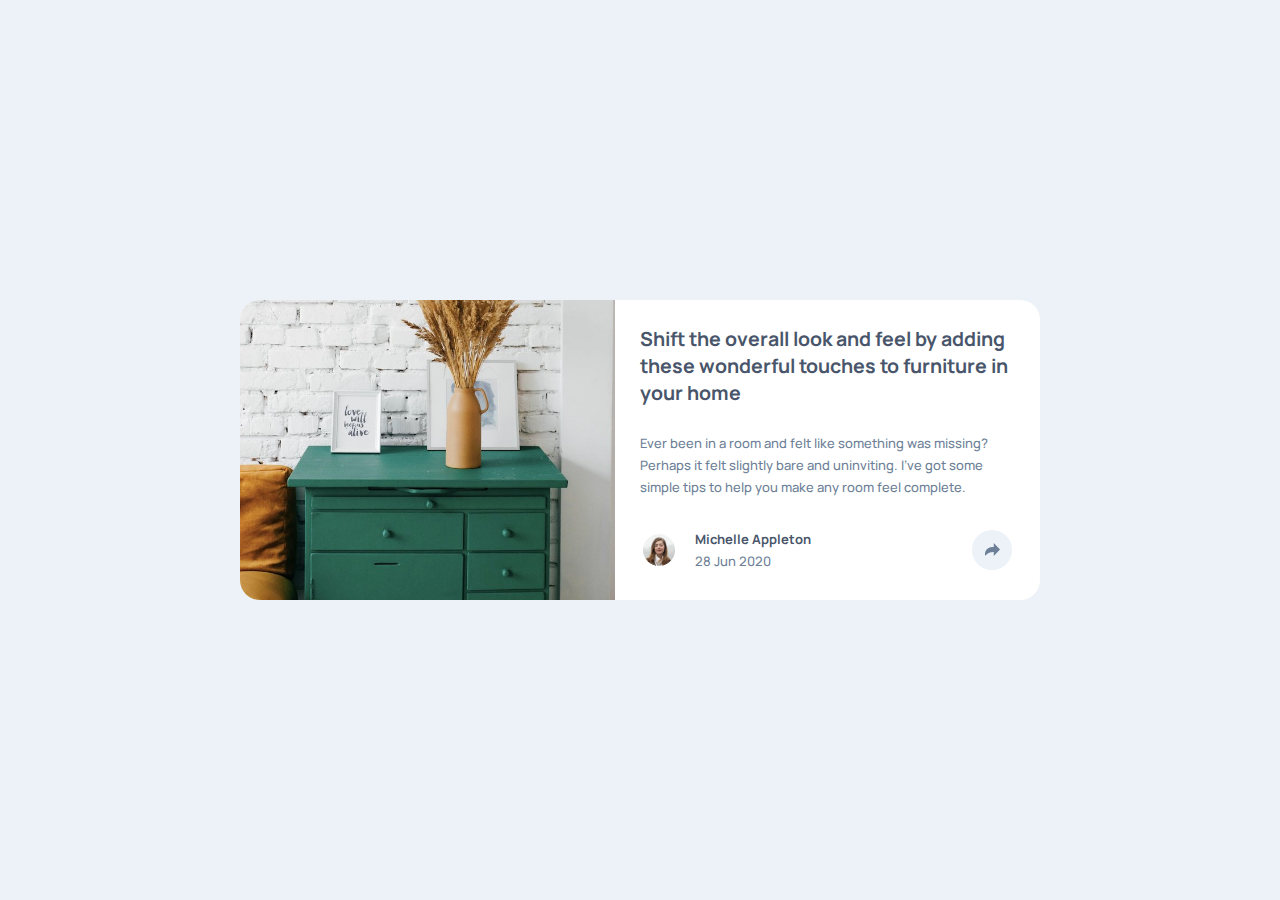
<file: article-preview-component-master/index.html>
<!DOCTYPE html>
<html lang="en">

<head>
  <meta charset="UTF-8">
  <meta name="viewport" content="width=device-width, initial-scale=1.0">
  <link rel="icon" type="image/png" sizes="32x32" href="./images/favicon-32x32.png">
  <title>Frontend Mentor | Article preview component</title>
  <link rel="stylesheet" href="style.css">
  <link rel="preconnect" href="https://fonts.googleapis.com">
  <link rel="preconnect" href="https://fonts.gstatic.com" crossorigin>
  <link href="https://fonts.googleapis.com/css2?family=Manrope:wght@200..800&display=swap" rel="stylesheet">
  <link rel="stylesheet" href="https://cdnjs.cloudflare.com/ajax/libs/font-awesome/6.5.1/css/all.min.css"
    integrity="sha512-DTOQO9RWCH3ppGqcWaEA1BIZOC6xxalwEsw9c2QQeAIftl+Vegovlnee1c9QX4TctnWMn13TZye+giMm8eEjLw=="
    crossorigin="anonymous" referrerpolicy="no-referrer" />
  <script defer src="script.js">

  </script>
</head>

<body>
  <div class="container">
    <img src="images/drawers.jpg" alt="" class="drawers">
    <div class="info">
      <h2>Shift the overall look and feel by adding these wonderful
        touches to furniture in your home</h2>

      <p>Ever been in a room and felt like something was missing? Perhaps
        it felt slightly bare and uninviting. I’ve got some simple tips
        to help you make any room feel complete.</p>
      <div class="footer" id="footer">
        <img src="images/avatar-michelle.jpg" alt="" class="logo">
        <span class="name">Michelle Appleton <br> <span>28 Jun 2020</span></span>
        <button id="share"><img src="images/icon-share.svg" alt=""></button>
      </div>
    </div>
  </div>

</body>

</html>
</file>
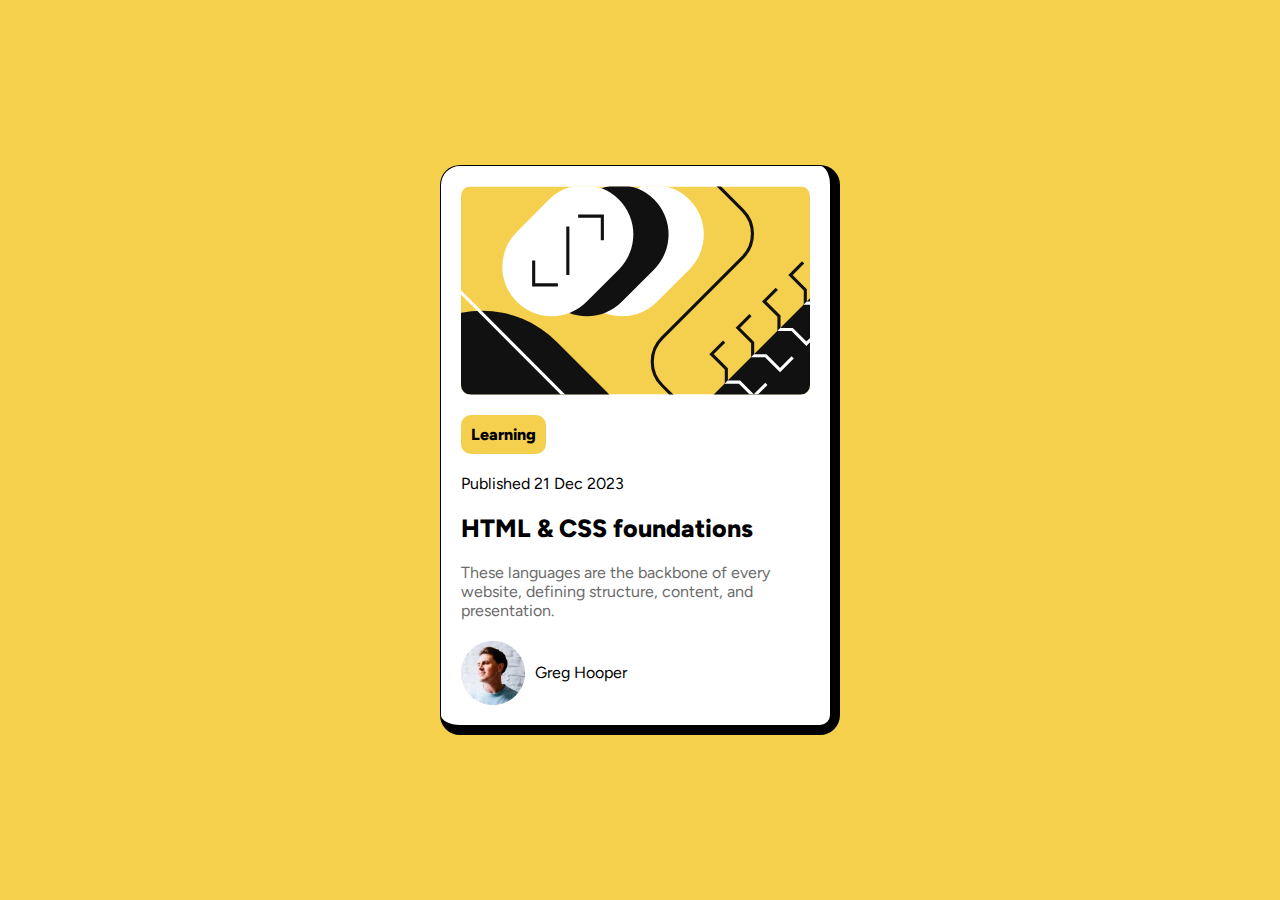
<file: blog-preview-card-main/index.html>
<!DOCTYPE html>
<html lang="en">

<head>
  <meta charset="UTF-8">
  <meta name="viewport" content="width=device-width, initial-scale=1.0">
  <!-- displays site properly based on user's device -->
  <link rel="stylesheet" href="style.css">
  <link rel="icon" type="image/png" sizes="32x32" href="./assets/images/favicon-32x32.png">
  <link rel="preconnect" href="https://fonts.googleapis.com">
  <link rel="preconnect" href="https://fonts.gstatic.com" crossorigin>
  <link
    href="https://fonts.googleapis.com/css2?family=Figtree:ital,wght@0,300..900;1,300..900&family=Outfit:wght@100..900&display=swap"
    rel="stylesheet">
  <title>Frontend Mentor | Blog preview card</title>

  <!-- Feel free to remove these styles or customise in your own stylesheet 👍 -->
  <style>
    .attribution {
      font-size: 11px;
      text-align: center;
    }

    .attribution a {
      color: hsl(228, 45%, 44%);
    }
  </style>
</head>

<body class="container">
  <div class="card">
    <img src="assets/images/illustration-article.svg" alt="" class="article">
    <span class="learning">Learning</span>
    <span>Published 21 Dec 2023</span>
    <span class="title">HTML & CSS foundations</span>
    <p>These languages are the backbone of every website, defining structure, content, and presentation.</p>
    <div class="footer">
      <img src="assets/images/image-avatar.webp" alt="" class="avatar">
      <span>Greg Hooper</span>
    </div>
  </div>
</body>

</html>
</file>
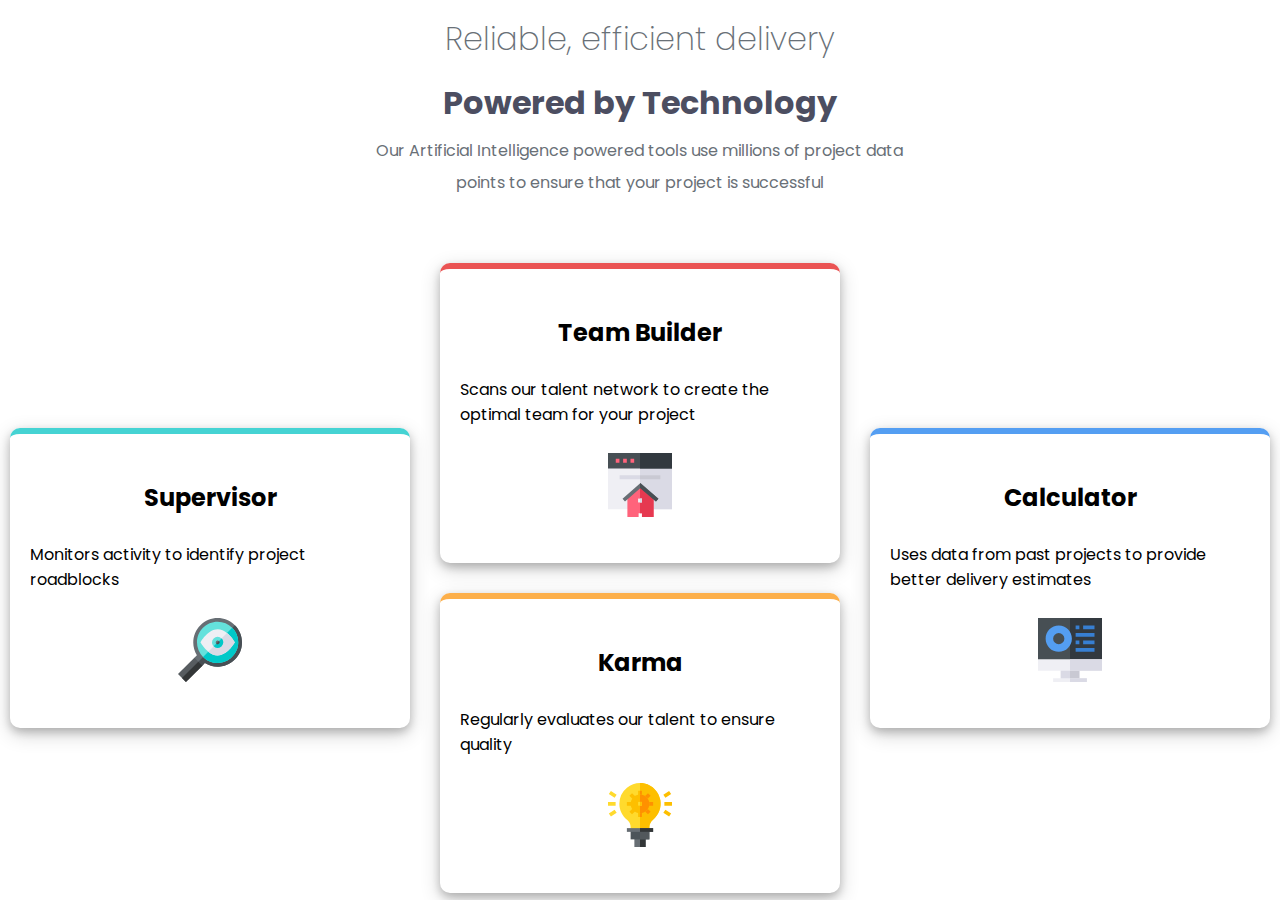
<file: four-card-feature-section-master/index.html>
<!DOCTYPE html>
<html lang="en">

<head>
  <meta charset="UTF-8">
  <meta name="viewport" content="width=device-width, initial-scale=1.0">
  <link rel="preconnect" href="https://fonts.googleapis.com">
  <link rel="preconnect" href="https://fonts.gstatic.com" crossorigin>
  <link
    href="https://fonts.googleapis.com/css2?family=Figtree:ital,wght@0,300..900;1,300..900&family=Fraunces:ital,opsz,wght@0,9..144,100..900;1,9..144,100..900&family=Inter:ital,opsz,wght@0,14..32,100..900;1,14..32,100..900&family=Montserrat:ital,wght@0,100..900;1,100..900&family=Outfit:wght@100..900&family=Poppins:ital,wght@0,100;0,200;0,300;0,400;0,500;0,600;0,700;0,800;0,900;1,100;1,200;1,300;1,400;1,500;1,600;1,700;1,800;1,900&family=Young+Serif&display=swap"
    rel="stylesheet">
  <link rel="icon" type="image/png" sizes="32x32" href="./images/favicon-32x32.png">
  <link rel="stylesheet" href="style.css">
  <title>Frontend Mentor | Four card feature section</title>
</head>

<body>
  <div class="text">
    <h1>Reliable, efficient delivery</h1>
    <h1 class="mid">Powered by Technology</h1>
    <p> Our Artificial Intelligence powered tools use millions of project data points
      to ensure that your project is successful</p>
  </div>
  <div class="container">
    <div class="supervisor">
      <h2 class="">Supervisor</h2>
      <p>Monitors activity to identify project roadblocks</p>
      <img src="images/icon-supervisor.svg" alt="">
    </div>

    <div class="team-builder">
      <h2 class="h2team">Team Builder</h2>
      <p class="pteam">Scans our talent network to create the optimal team for your project</p>
      <img src="images/icon-team-builder.svg" alt="">
    </div>

    <div class="karma">
      <h2>Karma</h2>
      <p>Regularly evaluates our talent to ensure quality</p>
      <img src="images/icon-karma.svg" alt="">
    </div>

    <div class="calculator">
      <h2>Calculator</h2>
      <p>Uses data from past projects to provide better delivery estimates</p>
      <img src="images/icon-calculator.svg" alt="">
    </div>
  </div>


</body>

</html>
</file>
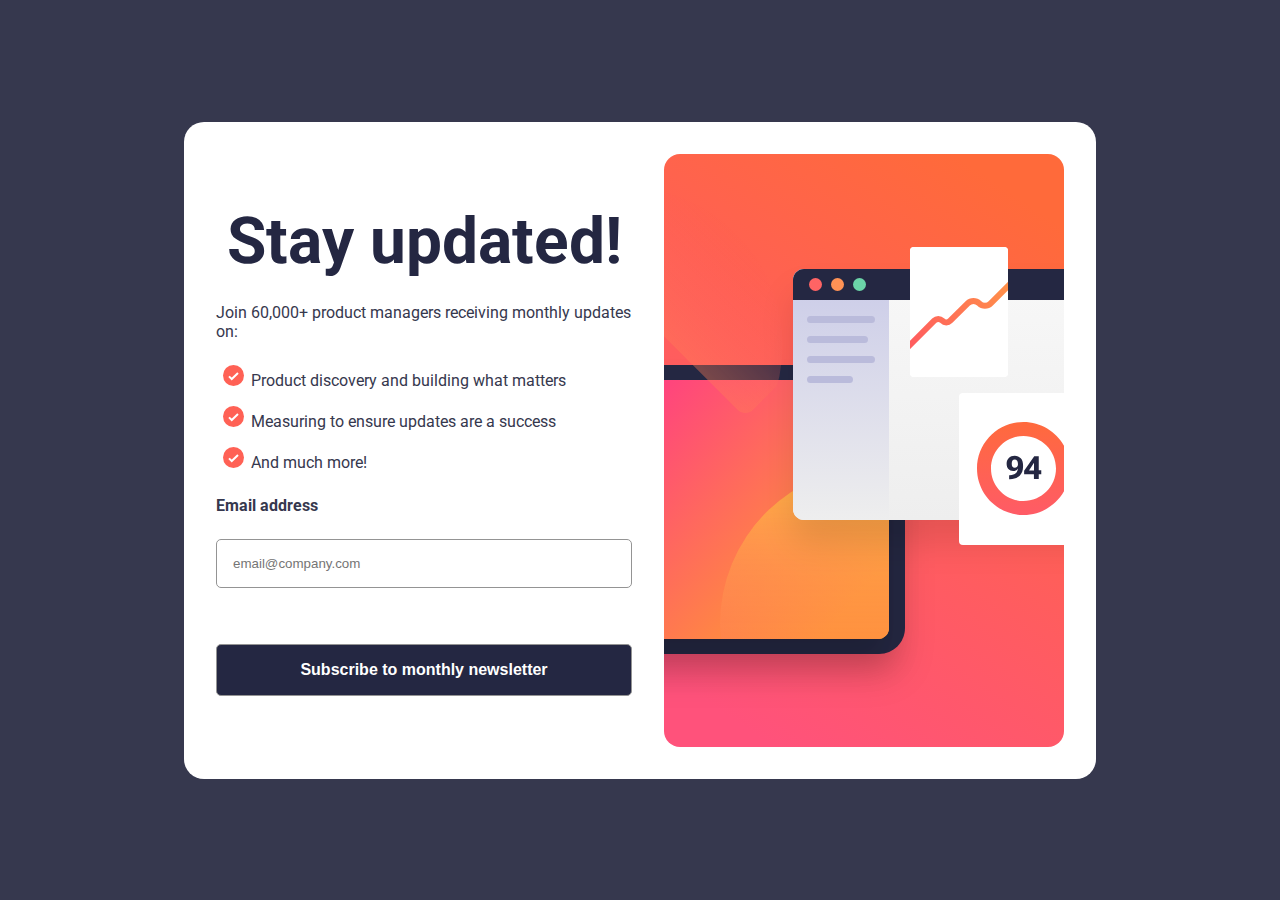
<file: newsletter-sign-up-with-success-message-main/index.html>
<!DOCTYPE html>
<html lang="en">

<head>
  <meta charset="UTF-8">
  <meta name="viewport" content="width=device-width, initial-scale=1.0">
  <!-- displays site properly based on user's device -->

  <link rel="icon" type="image/png" sizes="32x32" href="./assets/images/favicon-32x32.png">
  <link rel="preconnect" href="https://fonts.googleapis.com">
  <link rel="preconnect" href="https://fonts.gstatic.com" crossorigin>
  <link href="https://fonts.googleapis.com/css2?family=Roboto:ital,wght@0,100..900;1,100..900&display=swap"
    rel="stylesheet">
  <title>Frontend Mentor | Newsletter sign-up form with success message</title>
  <link rel="stylesheet" href="style.css">
</head>

<body>
  <div class="container">
    <div class="text">
      <h1>Stay updated!</h1>

      <p>Join 60,000+ product managers receiving monthly updates on:</p>

      <ul>
        <li>Product discovery and building what matters</li>
        <li>Measuring to ensure updates are a success</li>
        <li>And much more!</li>
      </ul>
      <span>Email address</span>
      <form action="" id="form" class="form">
        <input type="email" name="email" id="email" placeholder="email@company.com">
      </form>
      <button type="submit">Subscribe to monthly newsletter
      </button>
    </div>
    <img src="assets/images/illustration-sign-up-desktop.svg" alt="">

  </div>




</body>

</html>
</file>
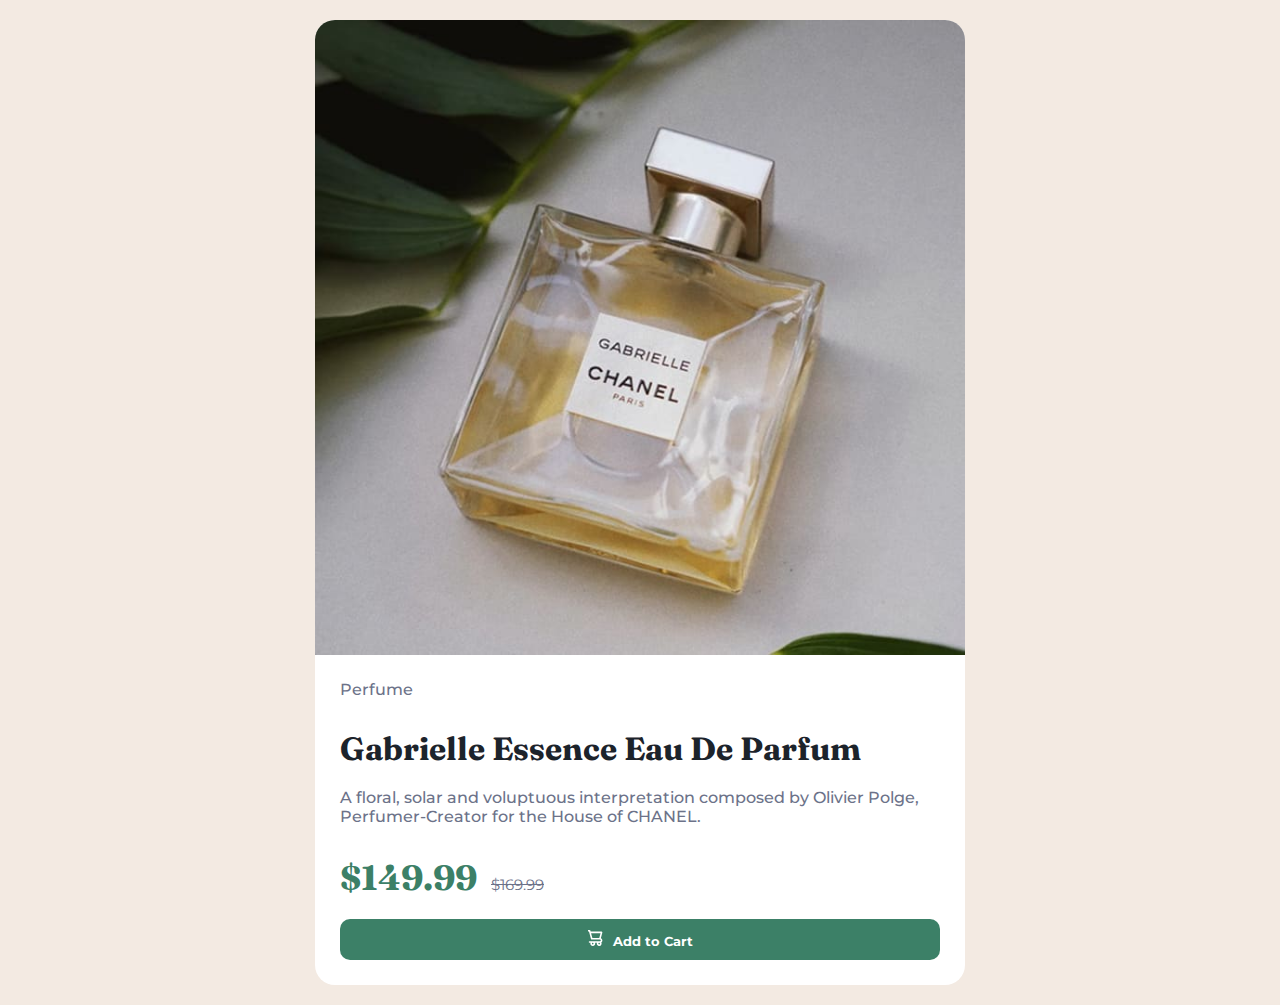
<file: product-preview-card-component-main/index.html>
<!DOCTYPE html>
<html lang="en">

<head>
  <meta charset="UTF-8">
  <meta name="viewport" content="width=device-width, initial-scale=1.0">
  <link rel="icon" type="image/png" sizes="32x32" href="./images/favicon-32x32.png">
  <title>Frontend Mentor | Product preview card component</title>
  <link rel="stylesheet" href="style.css">
  <link rel="preconnect" href="https://fonts.googleapis.com">
  <link rel="preconnect" href="https://fonts.gstatic.com" crossorigin>
  <link
    href="https://fonts.googleapis.com/css2?family=Figtree:ital,wght@0,300..900;1,300..900&family=Inter:ital,opsz,wght@0,14..32,100..900;1,14..32,100..900&family=Montserrat:ital,wght@0,100..900;1,100..900&family=Outfit:wght@100..900&family=Young+Serif&display=swap"
    rel="stylesheet">
  <link
    href="https://fonts.googleapis.com/css2?family=Figtree:ital,wght@0,300..900;1,300..900&family=Fraunces:ital,opsz,wght@0,9..144,100..900;1,9..144,100..900&family=Inter:ital,opsz,wght@0,14..32,100..900;1,14..32,100..900&family=Montserrat:ital,wght@0,100..900;1,100..900&family=Outfit:wght@100..900&family=Young+Serif&display=swap"
    rel="stylesheet">
</head>

<body>
  <div class="container">

    <picture>
      <source media="(min-width: 1440px)" srcset="images/image-product-desktop.jpg">
      <img src="images/image-product-mobile.jpg" alt="" class="img-fluid">
    </picture>

    <div class="info">
      <p>Perfume</p>
      <h1>Gabrielle Essence Eau De Parfum</h1>
      <p>A floral, solar and voluptuous interpretation composed by Olivier Polge,
        Perfumer-Creator for the House of CHANEL.</p>
      <span class="price">$149.99</span>
      <span class="old-price"><s>$169.99</s></span>
      <button type="button"><img src="images/icon-cart.svg" alt="">Add to Cart</button>
    </div>
  </div>
</body>

</html>
</file>
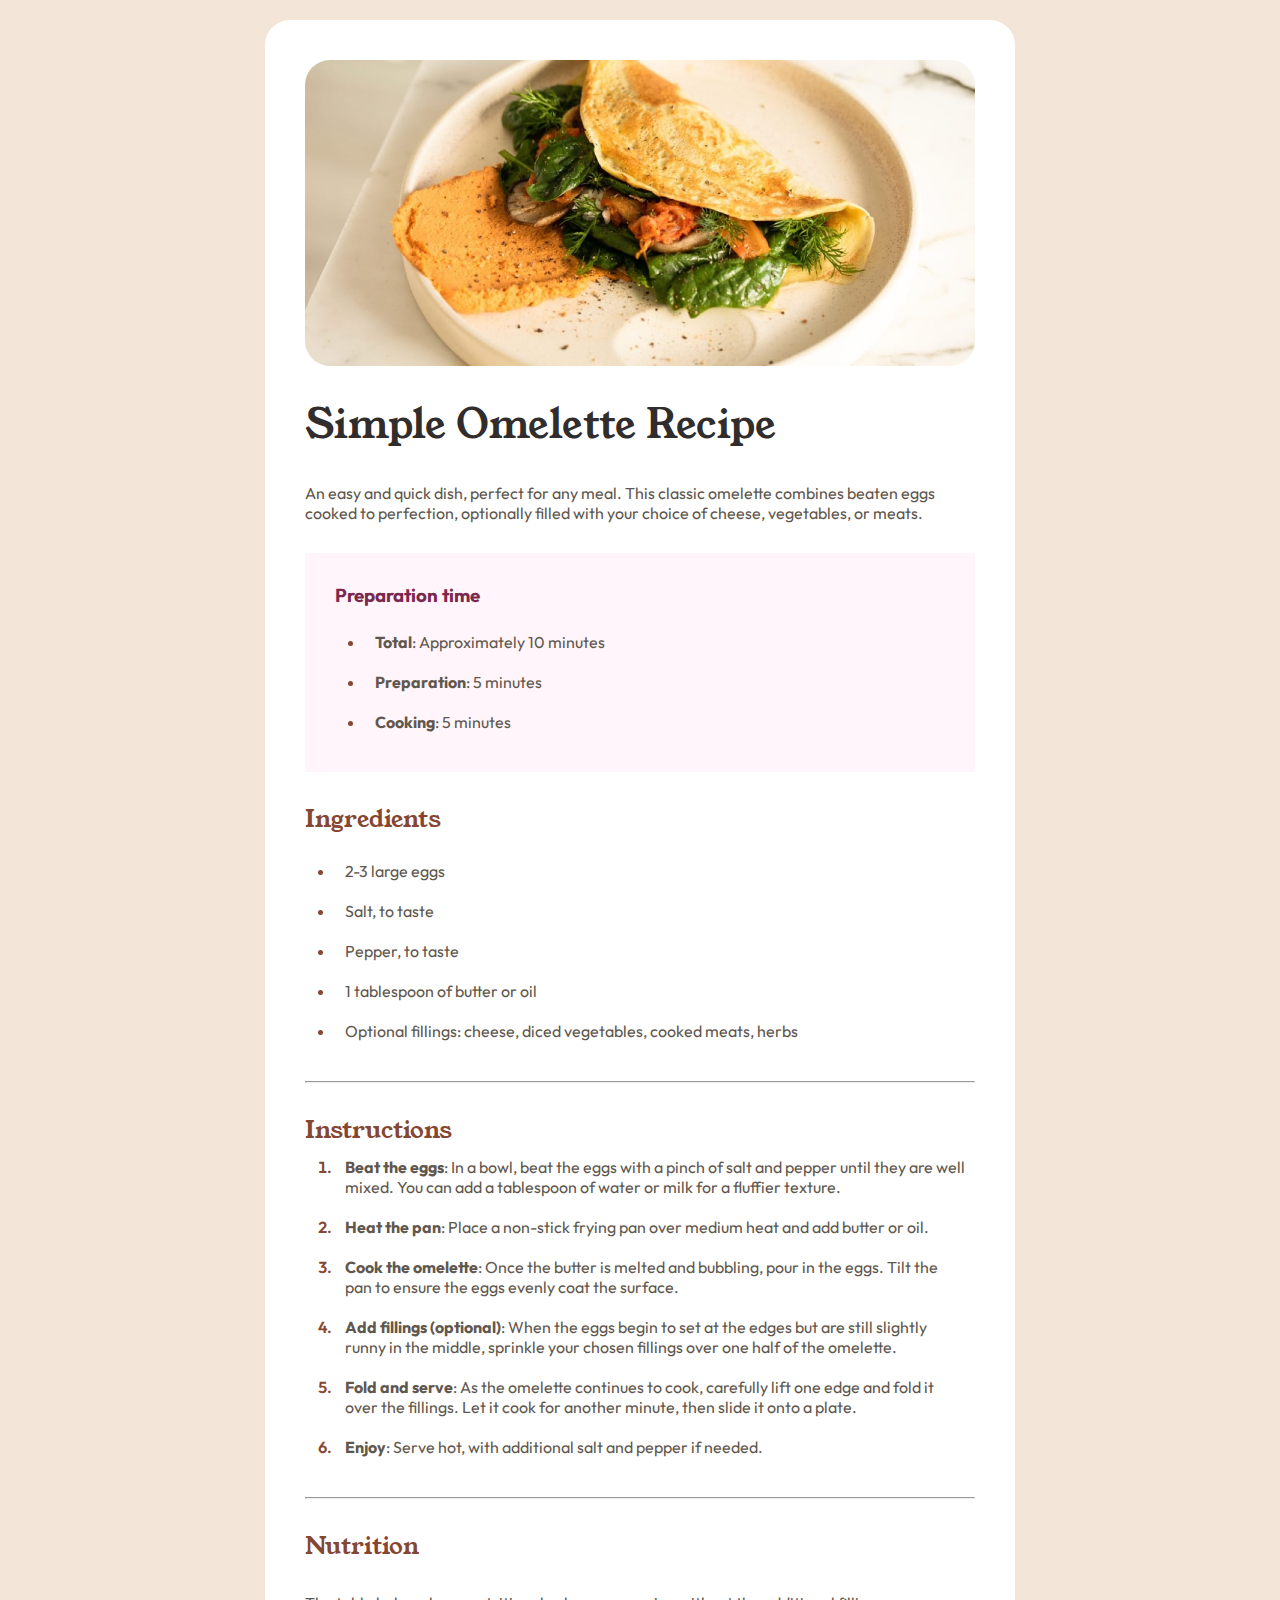
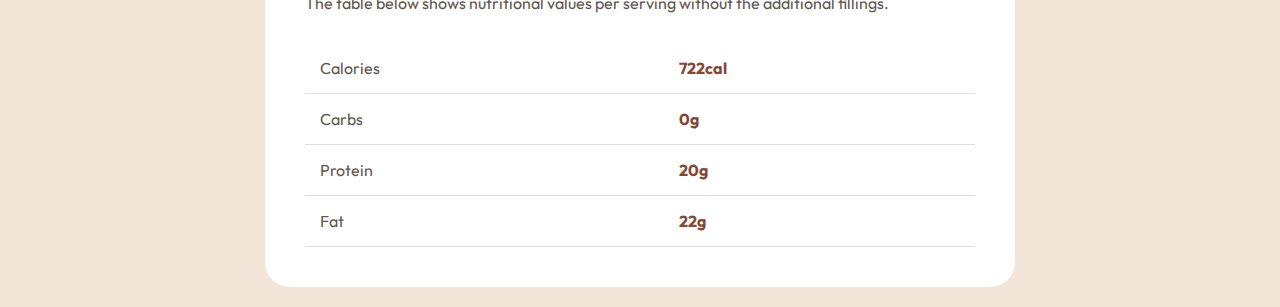
<file: recipe-page-main/index.html>
<!DOCTYPE html>
<html lang="en">

<head>
  <meta charset="UTF-8">
  <meta name="viewport" content="width=device-width, initial-scale=1.0">
  <link rel="preconnect" href="https://fonts.googleapis.com">
  <link rel="preconnect" href="https://fonts.gstatic.com" crossorigin>
  <link
    href="https://fonts.googleapis.com/css2?family=Figtree:ital,wght@0,300..900;1,300..900&family=Inter:ital,opsz,wght@0,14..32,100..900;1,14..32,100..900&family=Outfit:wght@100..900&family=Young+Serif&display=swap"
    rel="stylesheet">
  <link
    href="https://fonts.googleapis.com/css2?family=Figtree:ital,wght@0,300..900;1,300..900&family=Inter:ital,opsz,wght@0,14..32,100..900;1,14..32,100..900&family=Outfit:wght@100..900&family=Young+Serif&display=swap"
    rel="stylesheet">

  <link rel="icon" type="image/png" sizes="32x32" href="./assets/images/favicon-32x32.png">
  <link rel="stylesheet" href="style.css">

  <title>Frontend Mentor | Recipe page</title>
  <style>
    .attribution {
      font-size: 11px;
      text-align: center;
    }

    .attribution a {
      color: hsl(228, 45%, 44%);
    }
  </style>
</head>

<body>
  <div class="container">
    <img src="assets/images/image-omelette.jpeg" alt="">

    <h1>Simple Omelette Recipe</h1>

    <p>An easy and quick dish, perfect for any meal. This classic omelette combines beaten eggs cooked
      to perfection, optionally filled with your choice of cheese, vegetables, or meats.</p>
    <div class="preparation">
      <h3>Preparation time</h3>
      <ul>
        <li><b>Total</b>: Approximately 10 minutes</li>
        <li><b>Preparation</b>: 5 minutes</li>
        <li><b>Cooking</b>: 5 minutes</li>
      </ul>
    </div>
    <div class="ingredients">
      <h2>Ingredients</h2>
      <ul>
        <li>2-3 large eggs</li>
        <li>Salt, to taste</li>
        <li>Pepper, to taste</li>
        <li>1 tablespoon of butter or oil</li>
        <li>Optional fillings: cheese, diced vegetables, cooked meats, herbs</li>
      </ul>
    </div>
    <hr>
    <div class="instructions">
      <h2>Instructions</h2>
      <ol>
        <li><b>Beat the eggs</b>: In a bowl, beat the eggs with a pinch of salt and pepper until they are well mixed.
          You can add a tablespoon of water or milk for a fluffier texture.</li>
        <li><b>Heat the pan</b>: Place a non-stick frying pan over medium heat and add butter or oil.</li>
        <li><b>Cook the omelette</b>: Once the butter is melted and bubbling, pour in the eggs. Tilt the pan to ensure
          the eggs evenly coat the surface.</li>
        <li><b>Add fillings (optional)</b>: When the eggs begin to set at the edges but are still slightly runny in the
          middle, sprinkle your chosen fillings over one half of the omelette.</li>
        <li><b>Fold and serve</b>: As the omelette continues to cook, carefully lift one edge and fold it over the
          fillings. Let it cook for another minute, then slide it onto a plate.</li>
        <li><b>Enjoy</b>: Serve hot, with additional salt and pepper if needed.</li>
      </ol>
    </div>
    <hr>
    <h2>Nutrition</h2>

    <p>The table below shows nutritional values per serving without the additional fillings.</p>

    <table>
      <tr>
        <td>Calories</td>
        <td><b>722cal</b></td>
      </tr>

      <tr>
        <td>Carbs</td>
        <td><b>0g</b></td>
      </tr>
      <tr>
        <td>Protein</td>
        <td><b>20g</b></td>
      </tr>
      <tr>
        <td>Fat</td>
        <td><b>22g</b></td>
      </tr>

    </table>
  </div>
</body>

</html>
</file>
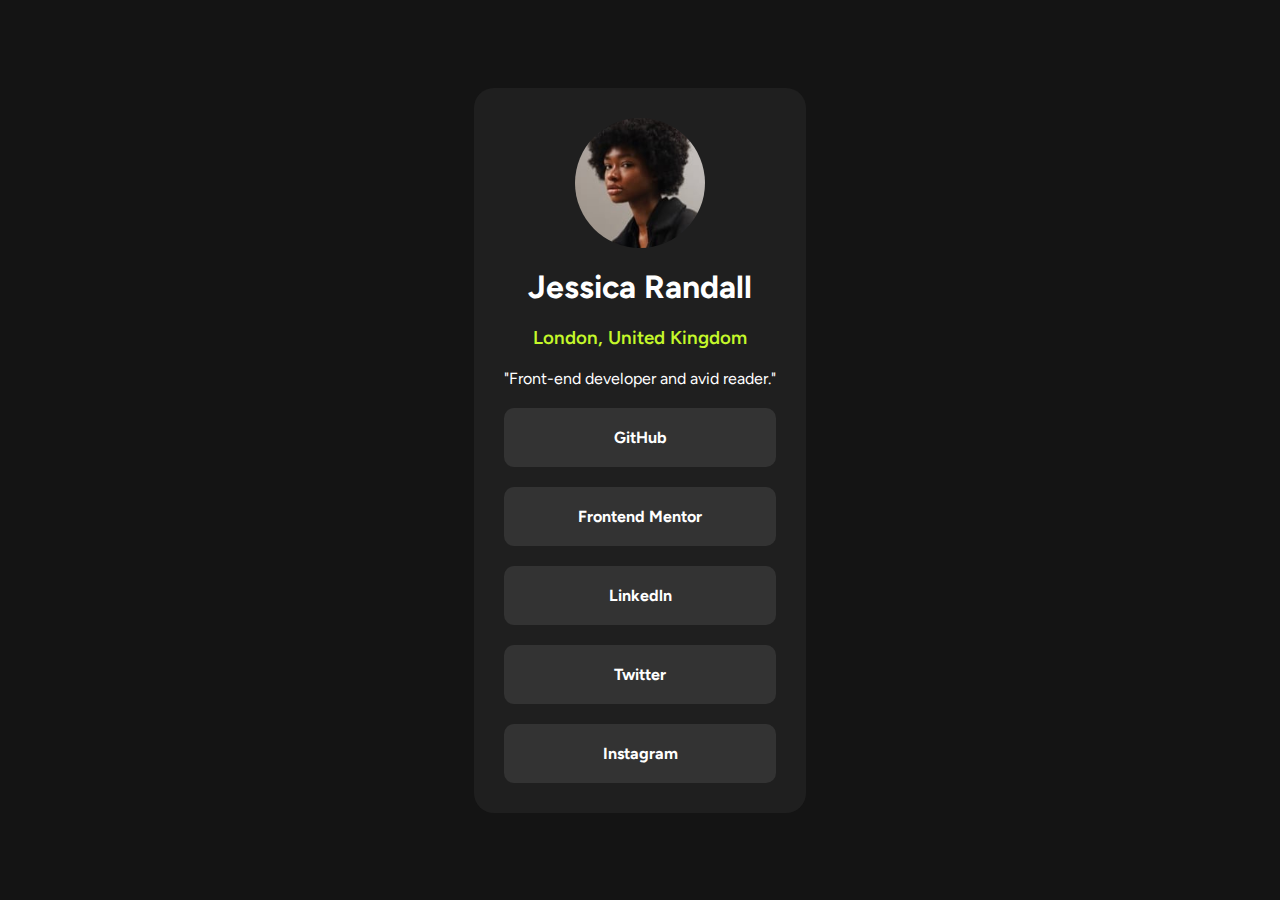
<file: social-links-profile-main/index.html>
<!DOCTYPE html>
<html lang="en">

<head>
  <meta charset="UTF-8">
  <meta name="viewport" content="width=device-width, initial-scale=1.0">
  <!-- displays site properly based on user's device -->

  <link rel="icon" type="image/png" sizes="32x32" href="./assets/images/favicon-32x32.png">

  <title>Frontend Mentor | Social links profile</title>
  <link rel="preconnect" href="https://fonts.googleapis.com">
  <link rel="preconnect" href="https://fonts.gstatic.com" crossorigin>
  <link
    href="https://fonts.googleapis.com/css2?family=Figtree:ital,wght@0,300..900;1,300..900&family=Inter:ital,opsz,wght@0,14..32,100..900;1,14..32,100..900&family=Outfit:wght@100..900&display=swap"
    rel="stylesheet">
  <link rel="stylesheet" href="style.css">
  <!-- Feel free to remove these styles or customise in your own stylesheet 👍 -->
  <style>
    .attribution {
      font-size: 11px;
      text-align: center;
    }

    .attribution a {
      color: hsl(228, 45%, 44%);
    }
  </style>
</head>

<body>
  <div class="container">
    <img src="assets/images/avatar-jessica.jpeg" alt="">
    <h1>Jessica Randall</h1>
    <h3>London, United Kingdom</h3>
    <p>"Front-end developer and avid reader."</p>
    <div class="social-media">GitHub</div>
    <div class="social-media">Frontend Mentor</div>
    <div class="social-media">Linkedln</div>
    <div class="social-media">Twitter</div>
    <div class="social-media">Instagram</div>
  </div>
</body>

</html>
</file>
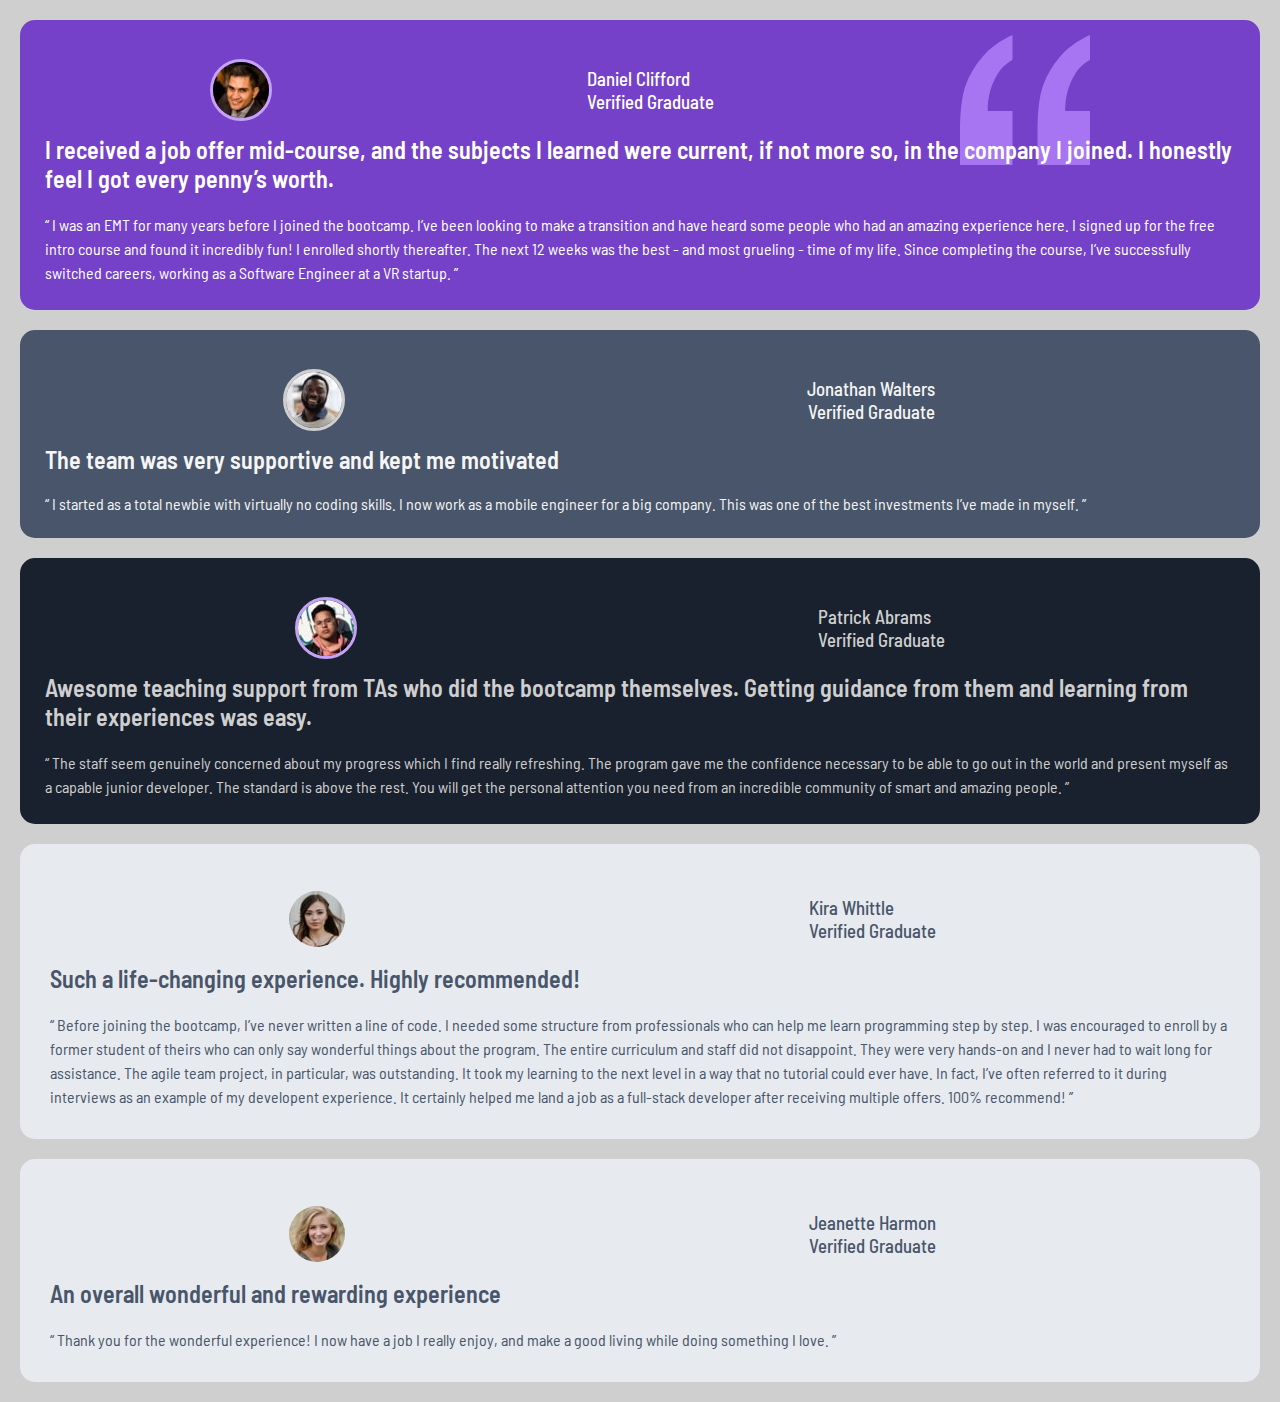
<file: testimonials-grid-section-main/index.html>
<!DOCTYPE html>
<html lang="en">

<head>
  <meta charset="UTF-8">
  <meta name="viewport" content="width=device-width, initial-scale=1.0">
  <link rel="icon" type="image/png" sizes="32x32" href="./images/favicon-32x32.png">
  <link rel="stylesheet" href="style.css">
  <link rel="preconnect" href="https://fonts.googleapis.com">
  <link rel="preconnect" href="https://fonts.gstatic.com" crossorigin>
  <link
    href="https://fonts.googleapis.com/css2?family=Barlow+Semi+Condensed:ital,wght@0,100;0,200;0,300;0,400;0,500;0,600;0,700;0,800;0,900;1,100;1,200;1,300;1,400;1,500;1,600;1,700;1,800;1,900&family=Figtree:ital,wght@0,300..900;1,300..900&family=Fraunces:ital,opsz,wght@0,9..144,100..900;1,9..144,100..900&family=Inter:ital,opsz,wght@0,14..32,100..900;1,14..32,100..900&family=Montserrat:ital,wght@0,100..900;1,100..900&family=Outfit:wght@100..900&family=Poppins:ital,wght@0,100;0,200;0,300;0,400;0,500;0,600;0,700;0,800;0,900;1,100;1,200;1,300;1,400;1,500;1,600;1,700;1,800;1,900&family=Young+Serif&display=swap"
    rel="stylesheet">
  <title>Frontend Mentor | [Joel]</title>


</head>

<body>
  <div class="container">
    <div class="g1">
      <div class="arriba">
        <img src="images/image-daniel.jpg" alt="" class="logo">
        <div class="nombre">
          <h3>Daniel Clifford</h3>
          <h3>Verified Graduate</h3>
        </div>
        <img src="images/bg-pattern-quotation.svg" alt="" class="quote">
      </div>
      <h2>I received a job offer mid-course, and the subjects I learned were current, if not more so,
        in the company I joined. I honestly feel I got every penny’s worth.</h2>
      <p>“ I was an EMT for many years before I joined the bootcamp. I’ve been looking to make a
        transition and have heard some people who had an amazing experience here. I signed up
        for the free intro course and found it incredibly fun! I enrolled shortly thereafter.
        The next 12 weeks was the best - and most grueling - time of my life. Since completing
        the course, I’ve successfully switched careers, working as a Software Engineer at a VR startup. ”</p>
    </div>
    <div class="g2">
      <div class="arriba">
        <img src="images/image-jonathan.jpg" alt="" class="logo">
        <div class="nombre">
          <h3>Jonathan Walters</h3>
          <h3>Verified Graduate</h3>
        </div>
      </div>
      <h2>
        The team was very supportive and kept me motivated
      </h2>
      “ I started as a total newbie with virtually no coding skills. I now work as a mobile engineer
      for a big company. This was one of the best investments I’ve made in myself. ”
    </div>
    <div class="g3">
      <div class="arriba">
        <img src="images/image-patrick.jpg" alt="" class="logo">
        <div class="nombre">
          <h3>Patrick Abrams</h3>
          <h3>Verified Graduate</h3>
        </div>
      </div>

      <h2>Awesome teaching support from TAs who did the bootcamp themselves. Getting guidance from them and
        learning from their experiences was easy.</h2>

      <p>“ The staff seem genuinely concerned about my progress which I find really refreshing. The program
        gave me the confidence necessary to be able to go out in the world and present myself as a capable
        junior developer. The standard is above the rest. You will get the personal attention you need from
        an incredible community of smart and amazing people. ”</p>
    </div>
    <div class="g4">
      <div class="arriba">
        <img src="images/image-kira.jpg" alt="" class="logo">
        <div class="nombre">
          <h3>Kira Whittle</h3>
          <h3>Verified Graduate</h3>
        </div>
      </div>
      <h2>Such a life-changing experience. Highly recommended!</h2>
      <p>“ Before joining the bootcamp, I’ve never written a line of code. I needed some structure from
        professionals who can help me learn programming step by step. I was encouraged to enroll by a former
        student of theirs who can only say wonderful things about the program. The entire curriculum and staff
        did not disappoint. They were very hands-on and I never had to wait long for assistance. The agile team
        project, in particular, was outstanding. It took my learning to the next level in a way that no tutorial
        could ever have. In fact, I’ve often referred to it during interviews as an example of my developent
        experience. It certainly helped me land a job as a full-stack developer after receiving multiple offers.
        100% recommend! ”</p>
    </div>
    <div class="g5">
      <div class="arriba">
        <img src="images/image-jeanette.jpg" alt="" class="logo">
        <div class="nombre">
          <h3>Jeanette Harmon</h3>
          <h3>Verified Graduate</h3>
        </div>
      </div>
      <h2>An overall wonderful and rewarding experience</h2>
      <p>
        “ Thank you for the wonderful experience! I now have a job I really enjoy, and make a good living
        while doing something I love. ”
      </p>
    </div>

  </div>
</body>

</html>
</file>
<file: article-preview-component-master/style.css>
* {
  padding: 0;
  margin: 0;
  box-sizing: border-box;
}
body {
  background-color: hsl(213, 44%, 95%);
  display: flex;
  justify-content: center;
  align-items: center;
  min-height: 100vh;
  font-family: "Manrope";
  font-size: 13px;
}
.container {
  width: 800px;
  height: 300px;
  display: flex;
  overflow: hidden;
  border-radius: 20px;
  background-color: hsl(0, 0%, 100%);
}
.drawers {
  width: auto;
  height: auto;
  display: block;
}
.info {
  padding: 25px;
  display: flex;
  flex-direction: column;
  justify-content: space-between;
}
h2,
.name {
  color: hsl(217, 19%, 35%);
  font-weight: 700;
}
p,
span {
  color: hsl(214, 17%, 51%);
  font-weight: 500;
  line-height: 1.7;
}
.footer {
  width: auto;
  height: auto;
  display: flex;
  justify-content: flex-start;
  column-gap: 20px;
  align-items: center;
  padding: 3px;
  position: relative;
}
.logo {
  width: 32px;
  height: 32px;
  border-radius: 50%;
}
#share {
  height: 40px;
  width: 40px;
  border-radius: 50%;
  border: transparent;
  margin-left: auto;
  cursor: pointer;
  background-color: hsl(210, 46%, 95%);
  display: flex;
  align-items: center;
  justify-content: center;
  transition: background-color 0.3s ease;
}

#share.active {
  background-color: hsl(214, 17%, 51%);
}

#share.active img {
  filter: brightness(0) invert(1);
}

.share-icons {
  display: none;
  position: absolute;
  background-color: hsl(217, 19%, 35%);
  padding: 20px;
  border-radius: 10px;
  align-items: center;
  gap: 15px;
  color: white;
}

.share-icons.active {
  display: flex;
}

.share-text {
  font-size: 11px;
  font-weight: 600;
  letter-spacing: 4px;
  color: hsl(214, 17%, 51%);
  text-transform: uppercase;
}

.share-icon {
  color: white;
  text-decoration: none;
  font-size: 18px;
  transition: color 0.3s ease;
}

.share-icon:hover {
  color: hsl(214, 17%, 51%);
}
.share-icons {
  display: none; /* Inicialmente oculto */
}
@media (max-width: 375px) {
  .container {
    margin: 15px;
    height: fit-content;
    display: flex;
    flex-direction: column;
  }
  .info {
    gap: 20px;
  }
}
</file>
<file: blog-preview-card-main/style.css>
* {
  margin: 0;
  padding: 0;
  box-sizing: border-box;
}
body {
  font-family: "Figtree", sans-serif;
  display: flex;
  justify-content: center;
  align-items: center;
  min-height: 100vh;
  background-color: hsl(47, 89%, 63%);
  padding: 20px;
}
.card {
  width: 400px;
  background-color: hsl(0, 0%, 100%);
  display: grid;
  grid-template-columns: auto;
  align-items: center;
  padding: 20px;
  row-gap: 20px;
  border: 1px solid black;
  border-radius: 20px;
  border-bottom-width: 10px;
  border-right-width: 10px;
}
.article {
  width: 100%;
  border-radius: 10px;
}
.learning {
  padding: 10px;
  border-radius: 10px;
  width: fit-content;

  font-weight: 800;
  background-color: hsl(47, 88%, 63%);
}
.title {
  font-size: 25px;
  font-weight: 800;
}
p {
  font-size: 16px;
  color: hsl(0, 0%, 42%);
}
.footer {
  display: flex;
  align-items: center;
  gap: 10px;
}
</file>
<file: four-card-feature-section-master/style.css>
* {
  padding: 0;
  margin: 0;
  box-sizing: border-box;
}
body {
  display: flex;
  flex-direction: column;
  justify-content: center;
  align-items: center;
  min-height: 100vh;
  font-family: "Poppins";
  background-color: hsl(0, 0%, 100%);
}
.text {
  width: 34.3rem;
  text-align: center;
  line-height: 2;
  margin-bottom: 4rem;
  h1 {
    color: hsl(212, 6%, 44%);
    font-weight: 200;
  }
  .mid {
    color: hsl(234, 12%, 34%);
    font-weight: 700;
  }
  p {
    color: hsl(212, 6%, 44%);
    font-weight: 400;
  }
}

.container {
  display: grid;
  grid-template-columns: repeat(3, auto);
  grid-template-rows: repeat(4, auto);
  gap: 30px;
  text-align: left;
}

.supervisor {
  grid-row: span 2 / span 2;
  grid-column-start: 1;
  grid-row-start: 2;
  display: flex;
  flex-direction: column;
  align-items: center;
  justify-content: space-evenly;
  border-top: 6px solid hsl(180, 62%, 55%);
  box-shadow: 0 4px 8px 0 rgba(0, 0, 0, 0.2), 0 6px 20px 0 rgba(0, 0, 0, 0.19);
  border-radius: 10px;
  width: 400px;
  height: 300px;
  padding: 20px;
}
.team-builder {
  grid-row: span 2 / span 2;
  grid-column-start: 2;
  grid-row-start: 1;
  display: flex;
  flex-direction: column;
  align-items: center;
  justify-content: space-evenly;
  border-top: 6px solid hsl(0, 78%, 62%);
  box-shadow: 0 4px 8px 0 rgba(0, 0, 0, 0.2), 0 6px 20px 0 rgba(0, 0, 0, 0.19);
  border-radius: 10px;
  width: 400px;
  height: 300px;
  padding: 20px;
}
.karma {
  grid-row: span 2 / span 2;
  grid-column-start: 2;
  grid-row-start: 3;
  display: flex;
  flex-direction: column;
  align-items: center;
  justify-content: space-evenly;
  border-top: 6px solid hsl(34, 97%, 64%);
  box-shadow: 0 4px 8px 0 rgba(0, 0, 0, 0.2), 0 6px 20px 0 rgba(0, 0, 0, 0.19);
  border-radius: 10px;
  height: 300px;
  width: 400px;
  padding: 20px;
}

.calculator {
  grid-row: span 2 / span 2;
  grid-column-start: 3;
  grid-row-start: 2;
  display: flex;
  flex-direction: column;
  align-items: center;
  justify-content: space-evenly;
  border-top: 6px solid hsl(212, 86%, 64%);
  box-shadow: 0 4px 8px 0 rgba(0, 0, 0, 0.2), 0 6px 20px 0 rgba(0, 0, 0, 0.19);
  border-radius: 10px;
  width: 400px;
  height: 300px;
  padding: 20px;
}
@media (max-width: 375px) {
  body {
    width: fit-content;
  }
  .text {
    text-align: center;
    width: 300px;
    font-size: 12px;
    p {
      font-size: 14px;
    }
  }
  .container {
    width: auto;
    height: 100vh;
    display: flex;
    align-items: center;
    justify-content: space-evenly;
    flex-direction: column;
  }
}
</file>
<file: newsletter-sign-up-with-success-message-main/style.css>
* {
  padding: 0;
  margin: 0;
  box-sizing: border-box;
}
body {
  display: flex;
  justify-content: center;
  gap: 2rem;
  align-items: center;
  min-height: 100vh;
  background-color: hsl(235, 18%, 26%);
  font-family: "Roboto";
}
.container {
  display: flex;
  flex-direction: row;
  border-radius: 20px;
  padding: 2rem;
  gap: 2rem;
  background-color: hsl(0, 0%, 100%);
}
.text {
  display: flex;
  flex-direction: column;
  justify-content: center;
  align-items: center;
  gap: 1.5rem;
  width: 26rem;
}
h1 {
  color: hsl(234, 29%, 20%);
  font-weight: 700;
  font-size: 4rem;
  width: 100%;
  text-align: center;
}
p {
  color: hsl(235, 18%, 26%);
  font-size: 1rem;
}
ul li {
  color: hsl(235, 18%, 26%);
  font-size: 1rem;
}

ul {
  display: flex;
  flex-direction: column;
  align-items: flex-start;
  gap: 1rem;
  list-style-image: url("assets/images/icon-list.svg");
  margin-right: 2rem;
}
span {
  font-size: 1rem;
  color: hsl(235, 18%, 26%);
  font-weight: 500;
  text-align: left;
  margin-right: auto;
  font-weight: 700;
}
form {
  width: 100%;
  gap: 2rem;
}
input {
  border: 1px solid hsl(0, 0%, 58%);
  border-radius: 5px;
  width: 100%;
  padding: 1rem;

  &.noValido {
    border: 2px solid hsl(4, 100%, 67%);
    background-color: hsl(4, 100%, 67%, 0.5);
    ::placeholder {
      color: hsl(0, 0%, 100%);
    }
  }
  &.valido {
    border: 2px solid hsl(234, 29%, 20%);
  }
}
button {
  border: 1px solid hsl(0, 0%, 58%);
  border-radius: 5px;
  width: 100%;
  padding: 1rem;
  background-color: hsl(234, 29%, 20%);
  cursor: pointer;
  color: hsl(0, 0%, 100%);
  font-weight: 700;
  font-size: 1rem;
  margin-top: 2rem;
}

.success-message {
  img {
    width: 15%;
    height: auto;
  }
  text-align: left;
  width: 29rem;
  border-radius: 2rem;
  display: flex;
  flex-direction: column;
  gap: 1.5rem;
  padding: 3rem;
  background-color: hsl(0, 0%, 100%);
}

@media (max-width: 800px) {
  body {
    flex-direction: column;
  }
  img {
    src: url(assets/images/illustration-sign-up-mobile.svg);
  }
  .container {
    padding: 0;
    flex-direction: column-reverse;
    width: 100%;
  }
  .success-message {
    position: fixed;
    top: 70px;
    width: 96%;
    padding: 2rem;
    img {
      width: 25%;
    }
    h1 {
      font-size: 2em;
    }
  }
  .text {
    h1 {
      text-align: center;
      font-size: 3rem;
    }
    padding: 2rem;
    width: 100%;
    ul {
      margin-left: 2rem;
    }
  }
}
</file>
<file: product-preview-card-component-main/style.css>
* {
  padding: 0;
  margin: 0;
  box-sizing: border-box;
}
body {
  display: flex;
  justify-content: center;
  align-items: center;
  min-height: 100vh;
  padding: 20px;
  background-color: hsl(26, 40%, 92%);
}
.container {
  display: flex;
  width: 650px;
  height: 500px;
  background-color: hsl(0, 0%, 100%);
  border-radius: 20px;
  overflow: hidden;
}
.img-fluid {
  width: auto;
  height: 100%;
  display: block;
}
.info {
  padding: 25px;
  width: 100%;
  height: 100%;
  p {
    color: hsl(228, 12%, 48%);
    font-family: "Montserrat";
    font-size: 16px;
    margin-bottom: 30px;
    font-weight: 500;
  }
  h1 {
    color: hsl(212, 21%, 14%);
    font-family: "Fraunces";
    font-weight: 700;
    margin-bottom: 20px;
  }
  .price {
    font-size: 35px;
    font-weight: 700;
    color: hsl(158, 36%, 37%);
    font-family: "Fraunces";
    margin-bottom: 20px;
  }
  .old-price {
    font-size: 15px;
    font-family: "Montserrat";
    margin-left: 10px;
    margin-top: 60px;
    margin-bottom: 20px;
    color: hsl(228, 12%, 48%);
  }
  button {
    font-family: "Montserrat";
    font-weight: 700;
    margin-top: 20px;
    width: 100%;
    padding: 10px;
    background-color: hsl(158, 36%, 37%);
    color: hsl(0, 0%, 100%);
    border-radius: 10px;
    border: 1px solid transparent;
    cursor: pointer;
    img {
      margin-right: 10px;
    }
  }
}
@media (max-width: 1440px) {
  .container {
    height: auto;
    flex-direction: column;
  }
  .img-fluid {
    width: 100%;
  }
}
</file>
<file: recipe-page-main/style.css>
* {
  margin: 0;
  padding: 0;
  box-sizing: border-box;
}
body {
  background-color: hsl(30, 54%, 90%);
  display: flex;
  justify-content: center;
  align-items: center;
  min-height: 100vh;
  padding: 20px;
}
.container {
  background-color: hsl(0, 0%, 100%);
  display: grid;
  grid-template-rows: auto;
  row-gap: 30px;
  padding: 40px;
  border-radius: 25px;
  width: 750px;
}
img {
  width: 100%;
  border-radius: 25px;
}
h1 {
  font-size: 40px;
  font-weight: 400;
  font-family: "Young Serif";
  color: hsl(24, 5%, 18%);
}
p,
li,
td {
  font-family: "Outfit";
  font-size: 16px;
  color: hsl(30, 10%, 34%);
}
.preparation {
  display: grid;
  row-gap: 15px;
  background-color: hsl(330, 100%, 98%);
  padding: 30px;
}
h3 {
  font-family: "Outfit";
  color: hsl(332, 51%, 32%);
}
li {
  margin-left: 30px;
  padding: 10px;
}
h2 {
  font-family: "Young Serif";
  font-weight: 400;
  color: hsl(14, 45%, 36%);
}
.ingredients {
  display: grid;
  row-gap: 15px;
}
ul li::marker,
ol li::marker {
  font-weight: 600;
  color: hsl(14, 45%, 36%);
}
table {
  border-collapse: collapse;
}
table td {
  b {
    color: hsl(14, 45%, 36%);
  }
  text-align: left;
  border-bottom: 1px solid hsl(30, 18%, 87%);
  padding: 15px;
}
</file>
<file: social-links-profile-main/style.css>
* {
  padding: 0;
  margin: 0;
  box-sizing: border-box;
}

body {
  font-family: "Figtree";
  display: flex;
  justify-content: center;
  align-items: center;
  min-height: 100vh;
  padding: auto;
  background-color: hsl(0, 0%, 8%);
}
.container {
  border-radius: 20px;
  width: fit-content;
  background-color: hsl(0, 0%, 12%);
  padding: 30px;
  text-align: center;
  display: grid;
  grid-template-rows: auto;
  row-gap: 20px;
}
img {
  margin: auto;
  display: block;
  border-radius: 50%;
  width: 130px;
}
.social-media {
  background-color: hsl(0, 0%, 20%);
  padding: 20px;
  border-radius: 10px;
  width: 100%;
}
.social-media:hover {
  background-color: hsl(75, 94%, 57%);
  color: hsl(0, 0%, 12%);
  font-weight: 700;
  cursor: pointer;
}
h1 {
  font-weight: 700;
  color: hsl(0, 0%, 100%);
}
p {
  font-size: 16px;
  color: hsl(0, 0%, 100%);
}
.social-media {
  color: hsl(0, 0%, 100%);
  font-weight: 700;
}
h3 {
  font-weight: 600;
  color: hsl(75, 94%, 57%);
}
</file>
<file: testimonials-grid-section-main/style.css>
* {
  padding: 0;
  margin: 0;
  box-sizing: border-box;
}
body {
  display: flex;
  flex-direction: column;
  justify-content: center;
  align-items: center;
  min-height: 100vh;
  font-family: "Barlow Semi Condensed";
  background-color: hsl(0, 0%, 81%);
  padding: 20px;
}
.container {
  width: fit-content;
  height: fit-content;
  display: grid;
  grid-template-columns: repeat(4, 1fr);
  grid-template-rows: repeat(2, 1fr);
  gap: 20px;
  width: 1400px;
}
.container > div {
  border-radius: 15px;
}
.g1 {
  grid-column: span 2;
  z-index: -1;
  width: fit-content;
  padding: 25px;
  background-color: hsl(263, 55%, 52%);
  color: hsl(0, 0%, 100%);
  h2 {
    font-weight: 600;
    margin-bottom: 20px;
  }
  .arriba {
    height: 90px;
    display: flex;
    justify-content: space-around;
    align-items: center;
    .nombre {
      h3 {
        text-align: left;
        font-weight: 500;
        position: relative;
        right: 130px;
      }
    }
    .logo {
      position: relative;
      right: 35px;
      border: 3px solid hsl(264, 82%, 80%);
      border-radius: 50%;
    }
    .quote {
      position: relative;
      bottom: -10px;
      width: 130px;
      height: 130px;
      z-index: -1;
    }
  }
  p {
    line-height: 1.5;
  }
}

.g2 {
  grid-column-start: 3;
  padding: 25px;
  background-color: hsl(217, 19%, 35%);
  color: hsl(0, 0%, 96%);
  .arriba {
    height: 90px;
    display: flex;
    justify-content: space-around;
    align-items: center;
    .nombre {
      h3 {
        text-align: center;
        font-weight: 500;
        position: relative;
        right: 50px;
      }
    }
    .logo {
      position: relative;
      right: 12px;
      border: 3px solid hsl(0, 0%, 81%);
      border-radius: 50%;
    }
  }
  h2 {
    font-weight: 600;
    margin-bottom: 20px;
    text-align: left;
  }
  p {
    line-height: 1.5;
  }
}

.g3 {
  grid-row-start: 2;
  grid-column: span 2;
  padding: 25px;
  background-color: hsl(219, 29%, 14%);
  color: hsl(0, 0%, 81%);
  .arriba {
    height: 90px;
    display: flex;
    justify-content: space-around;
    align-items: center;
    .nombre {
      h3 {
        text-align: center;
        font-weight: 500;
        position: relative;
        right: 300px;
      }
    }
    .logo {
      position: relative;
      right: 100px;
      border: 3px solid hsl(264, 82%, 80%);
      border-radius: 50%;
    }
  }
  h2 {
    font-weight: 600;
    margin-bottom: 20px;
    text-align: left;
  }
  p {
    line-height: 1.5;
  }
}
.g4 {
  grid-column-start: 4;
  grid-row: span 2;
  padding: 30px;
  background-color: hsl(214, 17%, 92%);
  color: hsl(217, 19%, 35%);
  .arriba {
    height: 90px;
    display: flex;
    justify-content: space-around;
    align-items: center;
    .nombre {
      h3 {
        text-align: left;
        font-weight: 500;
        position: relative;
        right: 45px;
      }
    }
    .logo {
      position: relative;
      right: 10px;
      border-radius: 50%;
    }
  }
  h2 {
    font-weight: 600;
    margin-bottom: 20px;
    text-align: left;
  }
  p {
    line-height: 1.5;
  }
}
.g5 {
  grid-row-start: 2;
  grid-column-start: 1;
  padding: 30px;
  background-color: hsl(214, 17%, 92%);
  color: hsl(217, 19%, 35%);
  .arriba {
    height: 90px;
    display: flex;
    justify-content: space-around;
    align-items: center;
    .nombre {
      h3 {
        text-align: left;
        font-weight: 500;
        position: relative;
        right: 45px;
      }
    }
    .logo {
      position: relative;
      right: 10px;
      border-radius: 50%;
    }
  }
  h2 {
    font-weight: 600;
    margin-bottom: 20px;
    text-align: left;
  }
  p {
    line-height: 1.5;
  }
}
@media (max-width: 1440px) {
  .container {
    width: 100%;
    display: flex;
    flex-direction: column;
  }
  .g3 .arriba {
    .nombre {
      h3 {
        text-align: left;
        font-weight: 500;
        position: relative;
        right: 40px;
      }
    }
    .logo {
      position: relative;
      right: 0px;
      border-radius: 50%;
    }
  }
  .g1 .arriba {
    .nombre {
      h3 {
        text-align: left;
        font-weight: 500;
        position: relative;
        left: 45px;
      }
    }
    .logo {
      position: relative;
      left: 20px;
      border-radius: 50%;
    }
  }
}
</file>
